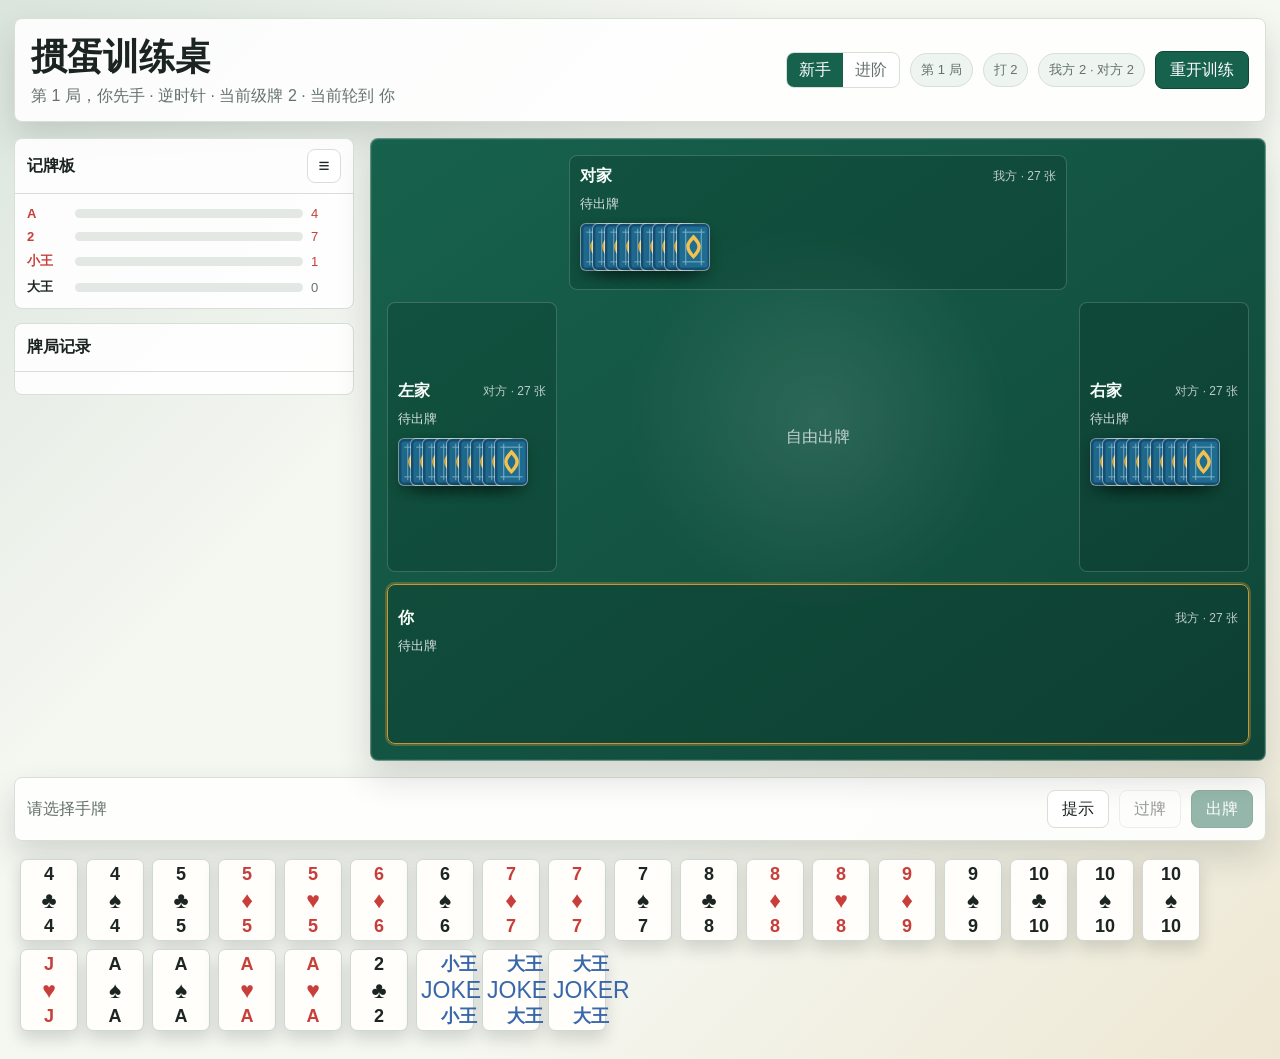
<file: index.html>
<!doctype html>
<html lang="zh-CN">
  <head>
    <meta charset="utf-8">
    <meta name="viewport" content="width=device-width, initial-scale=1">
    <title>掼蛋训练桌</title>
    <link rel="stylesheet" href="styles.css">
  </head>
  <body>
    <main class="app-shell">
      <header class="topbar">
        <div>
          <h1>掼蛋训练桌</h1>
          <p id="roundStatus">准备开局</p>
        </div>
        <div class="controls">
          <div class="mode-toggle" aria-label="训练模式">
            <button id="noviceModeBtn" type="button">新手</button>
            <button id="advancedModeBtn" type="button">进阶</button>
          </div>
          <div class="match-strip" aria-label="训练进度">
            <span id="roundBadge" class="status-chip">第 1 局</span>
            <span id="levelBadge" class="status-chip">打 2</span>
            <span id="scoreBadge" class="status-chip">连续训练</span>
          </div>
          <button id="newGameBtn" class="primary-btn" type="button">重开训练</button>
        </div>
      </header>

      <section class="table-grid" aria-label="牌桌">
        <aside class="side-panel">
          <section class="memory-panel">
            <div class="panel-title">
              <h2>记牌板</h2>
              <button id="toggleMemoryBtn" class="icon-btn" type="button" title="切换详细记牌">≡</button>
            </div>
            <div id="memoryBoard" class="memory-board"></div>
          </section>
          <section class="log-panel">
            <div class="panel-title">
              <h2>牌局记录</h2>
            </div>
            <ol id="moveLog" class="move-log"></ol>
          </section>
        </aside>

        <section class="table">
          <div id="playerNorth" class="player-seat north"></div>
          <div id="playerWest" class="player-seat west"></div>
          <div id="centerPile" class="center-pile"></div>
          <div id="playerEast" class="player-seat east"></div>
          <div id="playerSouth" class="player-seat south"></div>
        </section>
      </section>

      <section class="hand-zone">
        <div class="action-bar">
          <div>
            <div id="selectionInfo" class="selection-info">请选择手牌</div>
            <div id="coachTip" class="coach-tip" hidden></div>
          </div>
          <div class="play-actions">
            <button id="hintBtn" type="button">提示</button>
            <button id="passBtn" type="button">过牌</button>
            <button id="playBtn" class="primary-btn" type="button">出牌</button>
          </div>
        </div>
        <div id="hand" class="hand" aria-label="你的手牌"></div>
      </section>

      <section id="reviewPanel" class="review-panel" hidden>
        <div class="panel-title">
          <h2>本局复盘</h2>
          <button id="closeReviewBtn" class="icon-btn" type="button" title="收起复盘">×</button>
        </div>
        <div id="reviewContent" class="review-content"></div>
      </section>
    </main>

    <script src="app.js"></script>
  </body>
</html>
</file>
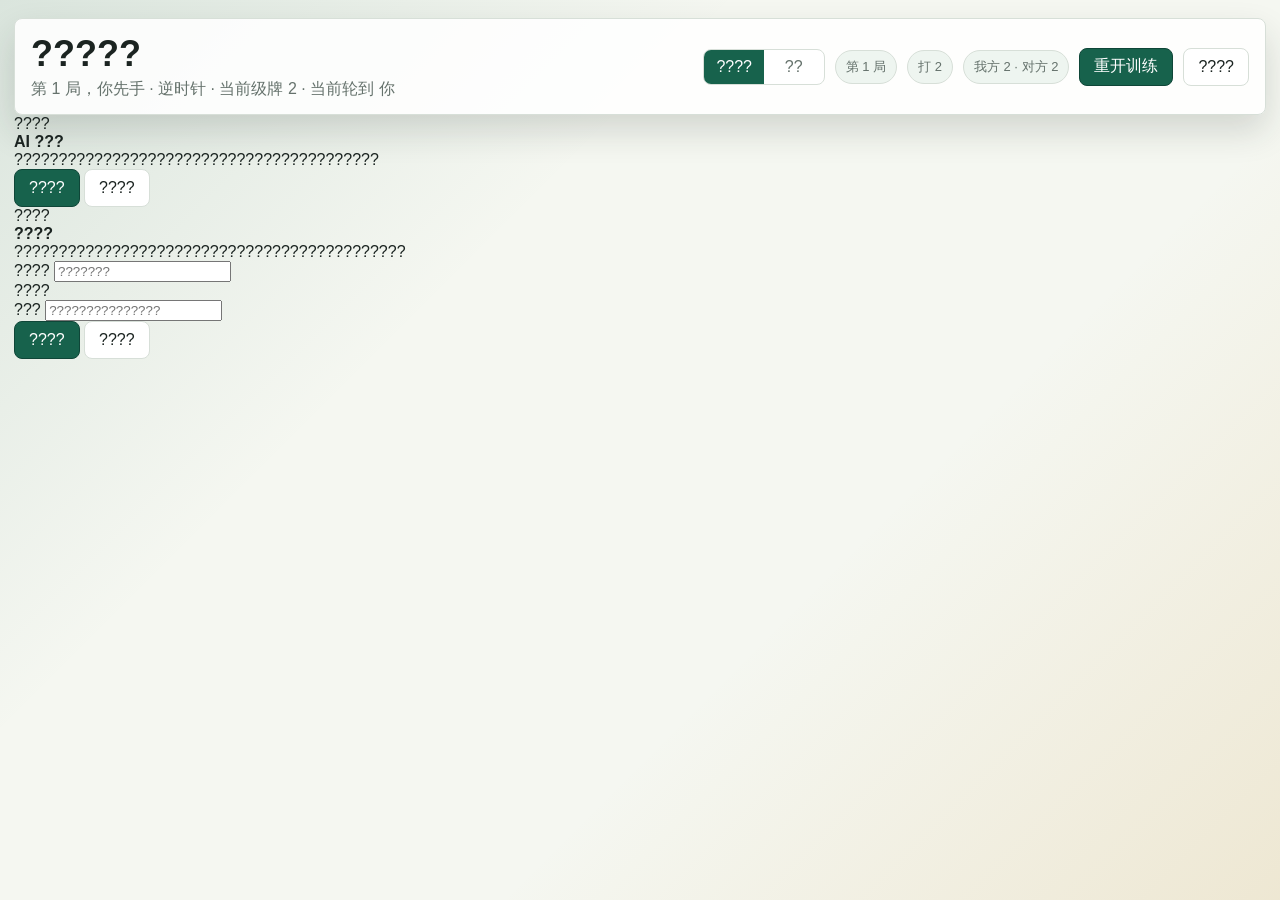
<file: ndex.html>
<!doctype html>
<html lang="zh-CN">
  <head>
    <meta charset="utf-8">
    <meta name="viewport" content="width=device-width, initial-scale=1">
    <title>?????</title>
    <link rel="stylesheet" href="styles.css">
  </head>
  <body>
    <main class="app-shell">
      <header class="topbar">
        <div>
          <h1>?????</h1>
          <p id="roundStatus">????</p>
        </div>
        <div class="controls">
          <div class="mode-toggle" aria-label="????">
            <button id="noviceModeBtn" type="button">????</button>
            <button id="advancedModeBtn" type="button">??</button>
          </div>
          <div class="match-strip" aria-label="????">
            <span id="roundBadge" class="status-chip">? 1 ?</span>
            <span id="levelBadge" class="status-chip">? 2</span>
            <span id="scoreBadge" class="status-chip">????</span>
          </div>
          <button id="newGameBtn" class="primary-btn" type="button">????</button>
          <button id="backHomeBtn" type="button">????</button>
        </div>
      </header>

      <section id="homeScreen" class="home-screen">
        <div class="home-card single-card">
          <div>
            <span class="home-kicker">????</span>
            <h2>AI ???</h2>
            <p>?????????????????????????????????????????</p>
          </div>
          <div class="home-mode-actions">
            <button id="startNoviceBtn" class="primary-btn" type="button">????</button>
            <button id="startAdvancedBtn" type="button">????</button>
          </div>
        </div>

        <div class="home-card multiplayer-card">
          <div>
            <span class="home-kicker">????</span>
            <h2>????</h2>
            <p>????????????????????????????????????????????</p>
          </div>
          <label class="profile-field">
            <span>????</span>
            <input id="playerNameInput" type="text" maxlength="12" placeholder="???????">
          </label>
          <div>
            <span class="profile-label">????</span>
            <div id="avatarGrid" class="avatar-grid" aria-label="????"></div>
          </div>
          <label class="profile-field">
            <span>???</span>
            <input id="roomCodeInput" type="text" maxlength="6" placeholder="???????????????">
          </label>
          <div class="home-mode-actions">
            <button id="createRoomBtn" class="primary-btn" type="button">????</button>
            <button id="joinRoomBtn" type="button">????</button>
          </div>
          <section id="multiplayerRoomPanel" class="room-panel" hidden>
            <div class="room-title">
              <strong id="roomCodeLabel">??</strong>
              <button id="copyRoomBtn" type="button">??????</button>
            </div>
            <div id="roomSeatGrid" class="room-seat-grid" aria-label="????"></div>
            <button id="startRoomBtn" class="primary-btn" type="button">???????</button>
          </section>
          <p id="multiplayerNotice" class="multiplayer-notice" hidden></p>
        </div>
      </section>

      <div id="gameScreen" class="game-screen" hidden>
      <section class="table-grid" aria-label="??">
        <aside class="side-panel">
          <section class="memory-panel">
            <div class="panel-title">
              <h2>???</h2>
              <button id="toggleMemoryBtn" class="icon-btn" type="button" title="??????">?</button>
            </div>
            <div id="memoryBoard" class="memory-board"></div>
          </section>
          <section class="log-panel">
            <div class="panel-title">
              <h2>????</h2>
            </div>
            <ol id="moveLog" class="move-log"></ol>
          </section>
        </aside>

        <section class="table">
          <div id="playerNorth" class="player-seat north"></div>
          <div id="playerWest" class="player-seat west"></div>
          <div id="centerPile" class="center-pile"></div>
          <div id="playerEast" class="player-seat east"></div>
          <div id="playerSouth" class="player-seat south"></div>
        </section>
      </section>

      <section class="hand-zone">
        <div class="action-bar">
          <div>
            <div id="selectionInfo" class="selection-info">?????</div>
            <div id="coachTip" class="coach-tip" hidden></div>
          </div>
          <div class="play-actions">
            <button id="hintBtn" type="button">??</button>
            <button id="passBtn" type="button">??</button>
            <button id="playBtn" class="primary-btn" type="button">??</button>
          </div>
        </div>
        <div id="hand" class="hand" aria-label="????"></div>
      </section>

      <section id="reviewPanel" class="review-panel" hidden>
        <div class="panel-title">
          <h2>????</h2>
          <button id="closeReviewBtn" class="icon-btn" type="button" title="????">?</button>
        </div>
        <div id="reviewContent" class="review-content"></div>
      </section>
      </div>
    </main>

    <script src="app.js"></script>
  </body>
</html>
</file>
<file: styles.css>
:root {
  color-scheme: light;
  --bg: #f5f7f1;
  --surface: #ffffff;
  --surface-2: #eef5f0;
  --ink: #1b2421;
  --muted: #65726c;
  --line: #d7dfd8;
  --felt: #17624c;
  --felt-dark: #0f4638;
  --gold: #c99635;
  --red: #c83e3a;
  --blue: #3867aa;
  --shadow: 0 16px 34px rgba(29, 45, 39, 0.16);
}

* {
  box-sizing: border-box;
}

body {
  margin: 0;
  min-height: 100vh;
  color: var(--ink);
  background:
    linear-gradient(135deg, rgba(23, 98, 76, 0.12), transparent 34%),
    linear-gradient(315deg, rgba(201, 150, 53, 0.16), transparent 36%),
    var(--bg);
  font-family: "Microsoft YaHei", "PingFang SC", "Segoe UI", Arial, sans-serif;
}

button,
select {
  font: inherit;
}

button {
  border: 1px solid var(--line);
  border-radius: 8px;
  background: var(--surface);
  color: var(--ink);
  min-height: 38px;
  padding: 0 14px;
  cursor: pointer;
}

button:hover:not(:disabled) {
  border-color: var(--felt);
}

button:disabled {
  cursor: not-allowed;
  opacity: 0.45;
}

.primary-btn {
  border-color: var(--felt-dark);
  background: var(--felt);
  color: #fff;
}

.icon-btn {
  width: 34px;
  min-height: 34px;
  padding: 0;
  display: inline-grid;
  place-items: center;
  font-size: 19px;
}

.app-shell {
  width: min(1480px, calc(100vw - 28px));
  margin: 0 auto;
  padding: 18px 0 28px;
}

.topbar,
.action-bar,
.review-panel {
  border: 1px solid var(--line);
  border-radius: 8px;
  background: rgba(255, 255, 255, 0.88);
  box-shadow: var(--shadow);
}

.topbar {
  display: flex;
  justify-content: space-between;
  align-items: center;
  gap: 18px;
  padding: 14px 16px;
}

h1,
h2,
p {
  margin: 0;
}

h1 {
  font-size: clamp(24px, 3vw, 36px);
  letter-spacing: 0;
}

h2 {
  font-size: 16px;
  letter-spacing: 0;
}

#roundStatus {
  margin-top: 4px;
  color: var(--muted);
}

.controls,
.play-actions,
.match-strip {
  display: flex;
  align-items: center;
  gap: 10px;
}

.match-strip {
  flex-wrap: wrap;
  justify-content: flex-end;
}

.mode-toggle {
  display: inline-grid;
  grid-template-columns: 1fr 1fr;
  border: 1px solid var(--line);
  border-radius: 8px;
  overflow: hidden;
  background: var(--surface);
}

.mode-toggle button {
  min-height: 34px;
  border: 0;
  border-radius: 0;
  padding: 0 12px;
  background: transparent;
  color: var(--muted);
  white-space: nowrap;
}

.mode-toggle button.active {
  background: var(--felt);
  color: #fff;
}

.status-chip {
  display: inline-flex;
  align-items: center;
  min-height: 34px;
  border: 1px solid var(--line);
  border-radius: 999px;
  background: var(--surface-2);
  color: var(--muted);
  padding: 0 10px;
  font-size: 13px;
  white-space: nowrap;
}

.table-grid {
  display: grid;
  grid-template-columns: minmax(280px, 340px) 1fr;
  gap: 16px;
  margin-top: 16px;
}

.side-panel {
  display: grid;
  gap: 14px;
  align-content: start;
}

.memory-panel,
.log-panel {
  border: 1px solid var(--line);
  border-radius: 8px;
  background: rgba(255, 255, 255, 0.9);
  overflow: hidden;
}

.panel-title {
  display: flex;
  align-items: center;
  justify-content: space-between;
  gap: 10px;
  min-height: 48px;
  padding: 10px 12px;
  border-bottom: 1px solid var(--line);
}

.memory-board {
  display: grid;
  gap: 8px;
  padding: 12px;
}

.memory-row {
  display: grid;
  grid-template-columns: 40px 1fr 30px;
  gap: 8px;
  align-items: center;
  color: var(--muted);
  font-size: 13px;
}

.memory-rank {
  color: var(--ink);
  font-weight: 700;
}

.memory-track {
  height: 9px;
  border-radius: 999px;
  background: #e3e8e4;
  overflow: hidden;
}

.memory-fill {
  height: 100%;
  border-radius: inherit;
  background: linear-gradient(90deg, var(--felt), var(--gold));
}

.memory-row.hot .memory-rank,
.memory-row.hot .memory-count {
  color: var(--red);
}

.move-log {
  list-style: decimal;
  margin: 0;
  padding: 10px 12px 12px 34px;
  max-height: 340px;
  overflow: auto;
}

.move-log li {
  margin: 0 0 8px;
  color: var(--muted);
  font-size: 13px;
}

.log-no {
  display: inline-block;
  min-width: 54px;
  color: var(--felt-dark);
  font-weight: 700;
}

.move-log strong {
  color: var(--ink);
}

.table {
  min-height: 620px;
  display: grid;
  grid-template-columns: minmax(120px, 170px) 1fr minmax(120px, 170px);
  grid-template-rows: minmax(100px, auto) 1fr minmax(160px, auto);
  gap: 12px;
  padding: 16px;
  border: 1px solid rgba(255, 255, 255, 0.34);
  border-radius: 8px;
  background:
    radial-gradient(circle at 50% 45%, rgba(255, 255, 255, 0.11), transparent 34%),
    linear-gradient(145deg, var(--felt), var(--felt-dark));
  box-shadow: inset 0 0 0 1px rgba(255, 255, 255, 0.08), var(--shadow);
}

.player-seat {
  display: grid;
  align-content: center;
  gap: 8px;
  min-height: 100px;
  border: 1px solid rgba(255, 255, 255, 0.18);
  border-radius: 8px;
  background: rgba(8, 38, 31, 0.22);
  color: #f9fffb;
  padding: 10px;
}

.player-seat.current {
  border-color: var(--gold);
  box-shadow: 0 0 0 2px rgba(201, 150, 53, 0.35);
}

.north {
  grid-column: 2;
  grid-row: 1;
}

.west {
  grid-column: 1;
  grid-row: 2;
}

.east {
  grid-column: 3;
  grid-row: 2;
}

.south {
  grid-column: 1 / 4;
  grid-row: 3;
  min-height: 150px;
}

.seat-head {
  display: flex;
  align-items: center;
  justify-content: space-between;
  gap: 8px;
}

.seat-name {
  font-weight: 700;
}

.seat-meta {
  font-size: 12px;
  color: rgba(255, 255, 255, 0.72);
}

.seat-action {
  min-height: 20px;
  color: rgba(255, 255, 255, 0.82);
  font-size: 13px;
}

.card-stack {
  display: flex;
  align-items: center;
  min-height: 48px;
}

.back-card {
  width: 34px;
  height: 48px;
  margin-right: -22px;
  border: 1px solid rgba(255, 255, 255, 0.44);
  border-radius: 6px;
  background: url("assets/card-back.svg") center / cover no-repeat;
  box-shadow: 0 6px 12px rgba(0, 0, 0, 0.22);
}

.center-pile {
  grid-column: 2;
  grid-row: 2;
  align-self: center;
  justify-self: center;
  width: min(680px, 100%);
  min-height: 270px;
  display: grid;
  place-items: center;
  gap: 12px;
  color: #f8fff9;
  text-align: center;
}

.pile-title {
  color: rgba(255, 255, 255, 0.78);
  font-size: 14px;
}

.pile-cards,
.last-cards,
.hand {
  display: flex;
  flex-wrap: wrap;
  justify-content: center;
  gap: 8px;
}

.last-cards {
  justify-content: flex-start;
}

.card {
  position: relative;
  width: 58px;
  height: 82px;
  display: grid;
  grid-template-rows: auto 1fr auto;
  align-items: center;
  justify-items: center;
  border: 1px solid #d0d8d4;
  border-radius: 7px;
  background: #fffefb;
  color: #1e2422;
  box-shadow: 0 8px 16px rgba(24, 36, 31, 0.16);
  user-select: none;
}

button.card {
  padding: 5px 4px;
  min-height: 82px;
}

.card.small {
  width: 42px;
  height: 60px;
  border-radius: 6px;
  font-size: 12px;
}

.card .rank {
  font-weight: 800;
  font-size: 18px;
  line-height: 1;
}

.card.small .rank {
  font-size: 14px;
}

.card .suit {
  font-size: 23px;
  line-height: 1;
}

.card.red {
  color: var(--red);
}

.card.black {
  color: #1c2522;
}

.card.joker {
  color: var(--blue);
}

.card.wild {
  outline: 2px solid rgba(201, 150, 53, 0.84);
}

.wild-badge {
  position: absolute;
  right: 4px;
  bottom: 4px;
  border-radius: 5px;
  background: var(--gold);
  color: #1b1710;
  padding: 1px 4px;
  font-size: 11px;
  font-weight: 700;
}

.card.selected {
  transform: translateY(-13px);
  border-color: var(--gold);
  box-shadow: 0 16px 18px rgba(0, 0, 0, 0.22);
}

.hand-zone {
  margin-top: 16px;
}

.action-bar {
  display: flex;
  align-items: center;
  justify-content: space-between;
  gap: 14px;
  padding: 12px;
}

.selection-info {
  color: var(--muted);
  min-width: 180px;
}

.coach-tip {
  max-width: 620px;
  margin-top: 6px;
  border-left: 3px solid var(--gold);
  color: #5f4214;
  background: #fff8e8;
  padding: 7px 9px;
  border-radius: 6px;
  font-size: 13px;
  line-height: 1.45;
}

.hand {
  justify-content: flex-start;
  align-items: flex-end;
  min-height: 132px;
  padding: 18px 6px 0;
}

.review-panel {
  position: fixed;
  right: 18px;
  bottom: 18px;
  width: min(520px, calc(100vw - 36px));
  max-height: min(620px, calc(100vh - 36px));
  overflow: auto;
  z-index: 20;
}

.review-content {
  padding: 14px;
}

.review-content h3 {
  margin: 12px 0 8px;
  font-size: 16px;
}

.review-content ul,
.review-content ol {
  margin: 0 0 12px;
  padding-left: 22px;
}

.review-content li {
  margin-bottom: 7px;
}

.review-kpi {
  display: grid;
  grid-template-columns: repeat(3, minmax(0, 1fr));
  gap: 8px;
  margin-bottom: 12px;
}

.review-kpi .status-chip {
  justify-content: center;
  border-radius: 8px;
  background: #f8faf6;
  color: var(--ink);
}

.review-actions {
  display: flex;
  justify-content: flex-end;
  gap: 10px;
  margin-top: 12px;
}

.diagnostic-list li strong {
  color: var(--red);
}

.signal-list li strong {
  color: var(--felt-dark);
}

.tag {
  display: inline-flex;
  align-items: center;
  min-height: 24px;
  border: 1px solid var(--line);
  border-radius: 999px;
  padding: 0 8px;
  background: var(--surface-2);
  color: var(--muted);
  font-size: 12px;
}

.empty-state {
  color: rgba(255, 255, 255, 0.72);
}

@media (max-width: 980px) {
  .table-grid {
    grid-template-columns: 1fr;
  }

  .side-panel {
    grid-template-columns: 1fr 1fr;
  }

  .table {
    min-height: 560px;
    grid-template-columns: 1fr 1fr;
    grid-template-rows: auto 1fr auto auto;
  }

  .north {
    grid-column: 1 / 3;
  }

  .west {
    grid-column: 1;
    grid-row: 2;
  }

  .east {
    grid-column: 2;
    grid-row: 2;
  }

  .center-pile {
    grid-column: 1 / 3;
    grid-row: 3;
    min-height: 210px;
  }

  .south {
    grid-column: 1 / 3;
    grid-row: 4;
  }
}

@media (max-width: 680px) {
  body {
    background: var(--bg);
  }

  .app-shell {
    width: 100%;
    padding: 0 0 220px;
  }

  .topbar {
    position: sticky;
    top: 0;
    z-index: 12;
    border-radius: 0;
    border-left: 0;
    border-right: 0;
    box-shadow: 0 8px 18px rgba(29, 45, 39, 0.12);
  }

  h1 {
    font-size: 22px;
  }

  .topbar,
  .action-bar {
    align-items: stretch;
    flex-direction: column;
  }

  .controls,
  .play-actions {
    width: 100%;
  }

  .controls > *,
  .play-actions > * {
    flex: 1;
  }

  .mode-toggle {
    width: 100%;
  }

  .match-strip {
    justify-content: flex-start;
  }

  .review-kpi {
    grid-template-columns: 1fr;
  }

  .table-grid {
    gap: 8px;
    margin-top: 8px;
  }

  .table {
    order: 1;
    min-height: 520px;
    border-radius: 0;
    border-left: 0;
    border-right: 0;
  }

  .side-panel {
    order: 2;
    grid-template-columns: 1fr;
    padding: 0 8px;
  }

  .memory-panel,
  .log-panel {
    border-radius: 8px;
  }

  .move-log {
    max-height: 210px;
  }

  .center-pile {
    min-height: 150px;
  }

  .card {
    width: 44px;
    height: 64px;
  }

  button.card {
    min-height: 64px;
  }

  .card .rank {
    font-size: 15px;
  }

  .card .suit {
    font-size: 18px;
  }

  .hand-zone {
    position: fixed;
    left: 0;
    right: 0;
    bottom: 0;
    z-index: 15;
    margin: 0;
    background: rgba(245, 247, 241, 0.96);
    border-top: 1px solid var(--line);
    box-shadow: 0 -10px 24px rgba(29, 45, 39, 0.16);
  }

  .action-bar {
    border-radius: 0;
    border-left: 0;
    border-right: 0;
    box-shadow: none;
    padding: 8px;
    gap: 8px;
  }

  .selection-info {
    min-width: 0;
    font-size: 13px;
  }

  .coach-tip {
    max-width: none;
    font-size: 12px;
  }

  .hand {
    flex-wrap: nowrap;
    justify-content: flex-start;
    min-height: 92px;
    overflow-x: auto;
    padding: 14px 8px 10px;
    scroll-snap-type: x proximity;
  }

  .hand .card {
    flex: 0 0 auto;
    scroll-snap-align: start;
  }

  .review-panel {
    inset: 8px;
    width: auto;
    max-height: calc(100vh - 220px);
    right: 8px;
    bottom: 212px;
  }

  .player-seat {
    min-height: 84px;
    padding: 8px;
  }
}
</file>
